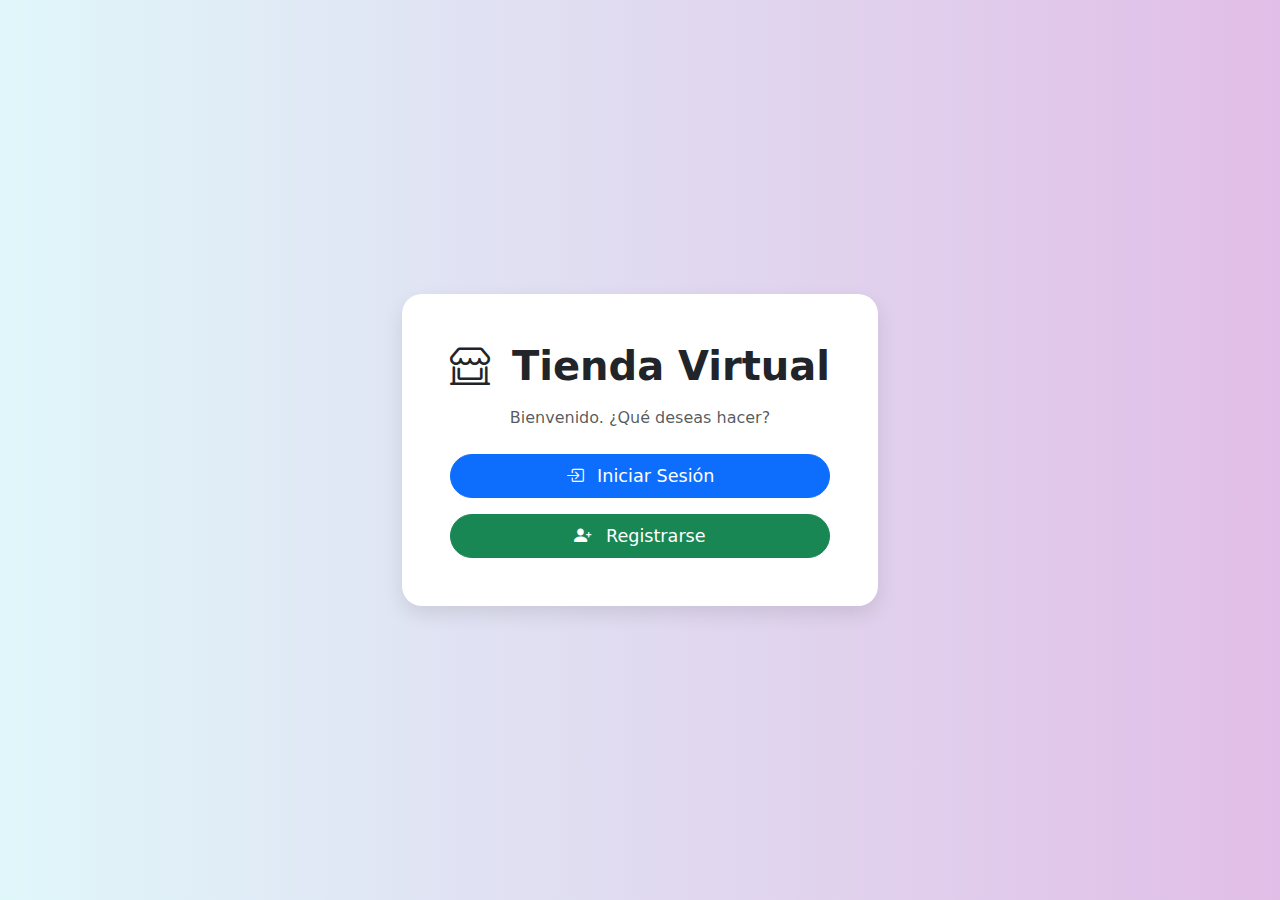
<file: index.html>
<!DOCTYPE html>
<html lang="es">
<head>
  <meta charset="UTF-8">
  <title>Tienda Virtual - Inicio</title>
  <meta name="viewport" content="width=device-width, initial-scale=1">

  <!-- Bootstrap CSS -->
  <link href="https://cdn.jsdelivr.net/npm/bootstrap@5.3.0/dist/css/bootstrap.min.css" rel="stylesheet">

  <!-- Iconos de Bootstrap -->
  <link href="https://cdn.jsdelivr.net/npm/bootstrap-icons@1.10.5/font/bootstrap-icons.css" rel="stylesheet">

  <style>
    /* Fondo con gradiente pastel */
    body {
      background: linear-gradient(to right, #e0f7fa, #e1bee7);
    }

    /* Tarjeta central estilizada */
    .card {
      border: none;
      border-radius: 20px;
      box-shadow: 0 8px 20px rgba(0, 0, 0, 0.1);
    }

    /* Botones redondeados y grandes */
    .btn {
      border-radius: 50px;
      font-size: 1.1rem;
    }

    /* Título más llamativo */
    h1 {
      font-weight: bold;
    }
  </style>
</head>

<body class="d-flex justify-content-center align-items-center vh-100">
  <!-- Contenedor principal centrado -->
  <div class="card text-center p-5">
    <h1 class="mb-3">
      <i class="bi bi-shop-window me-2"></i> <!-- Icono de tienda -->
      Tienda Virtual
    </h1>
    
    <p class="mb-4 text-muted">Bienvenido. ¿Qué deseas hacer?</p>

    <!-- Botones de acceso -->
    <div class="d-grid gap-3">
      <a href="login.html" class="btn btn-primary btn-lg">
        <i class="bi bi-box-arrow-in-right me-2"></i> Iniciar Sesión
      </a>
      <a href="register.html" class="btn btn-success btn-lg">
        <i class="bi bi-person-plus-fill me-2"></i> Registrarse
      </a>
    </div>
  </div>
</body>
</html>
</file>
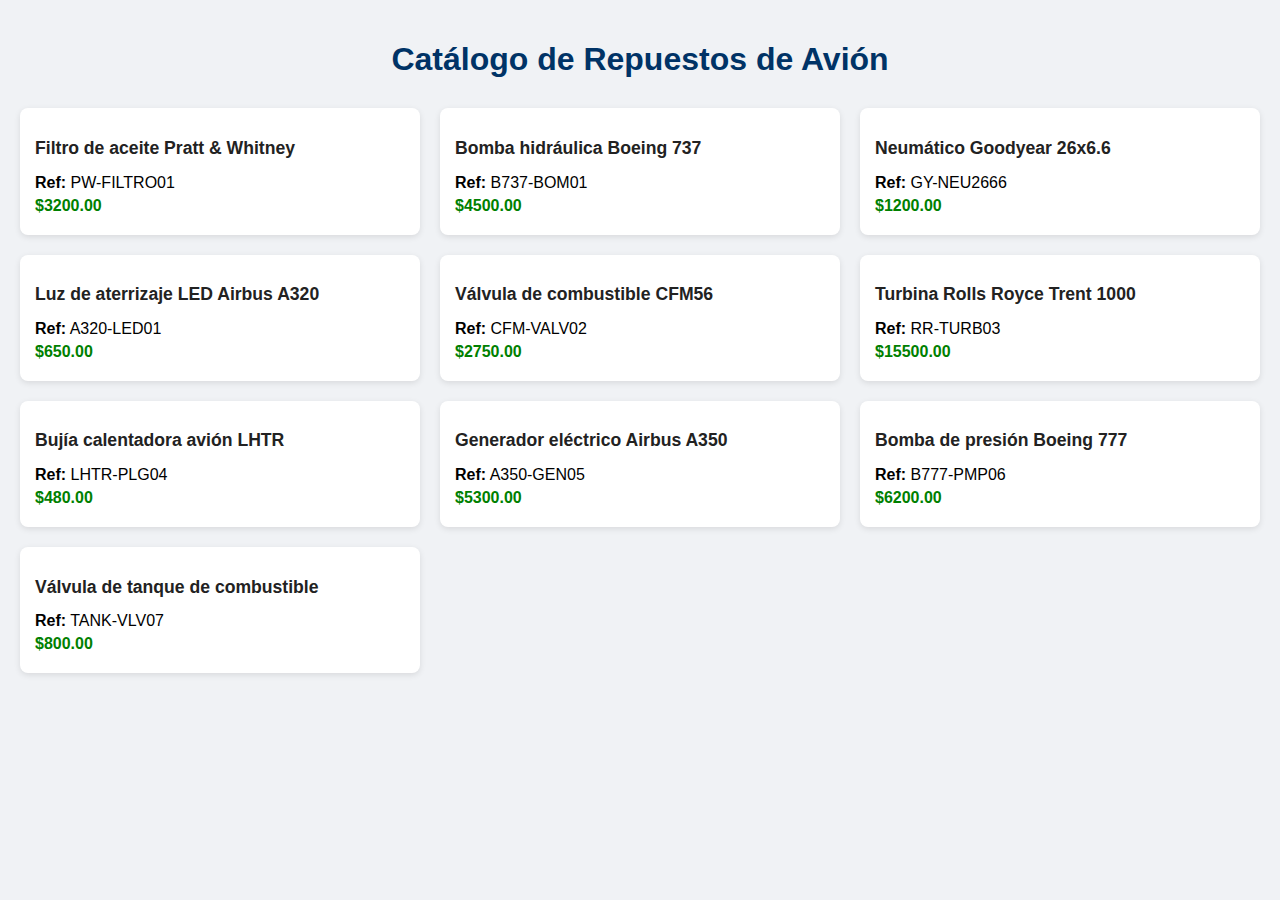
<file: catalogo.html>
<!DOCTYPE html>
<html lang="es">
<head>
  <meta charset="UTF-8">
  <title>Catálogo de Repuestos de Avión</title>
  <style>
    /* Estilos generales de la página */
    body {
      font-family: Arial, sans-serif;
      background-color: #f0f2f5;
      margin: 0;
      padding: 20px;
    }

    /* Título principal */
    h1 {
      text-align: center;
      color: #003366;
    }

    /* Contenedor del catálogo con grid responsivo */
    .catalogo {
      display: grid;
      grid-template-columns: repeat(auto-fill, minmax(300px, 1fr));
      gap: 20px;
      margin-top: 30px;
    }

    /* Tarjeta de producto */
    .producto {
      background-color: white;
      padding: 15px;
      border-radius: 8px;
      box-shadow: 0 2px 6px rgba(0,0,0,0.1);
      transition: transform 0.2s;
    }

    /* Efecto al pasar el ratón sobre un producto */
    .producto:hover {
      transform: scale(1.03);
    }

    /* Nombre del producto */
    .producto h2 {
      font-size: 1.1rem;
      color: #222;
    }

    /* Espaciado entre líneas del producto */
    .producto p {
      margin: 5px 0;
    }

    /* Estilo del precio */
    .precio {
      color: #008000;
      font-weight: bold;
    }
  </style>
</head>
<body>
  <!-- Encabezado principal -->
  <h1>Catálogo de Repuestos de Avión</h1>

  <!-- Contenedor de productos -->
  <div class="catalogo">

    <!-- Cada bloque representa un producto -->
    <div class="producto">
      <h2>Filtro de aceite Pratt & Whitney</h2>
      <p><strong>Ref:</strong> PW-FILTRO01</p>
      <p class="precio">$3200.00</p>
    </div>

    <div class="producto">
      <h2>Bomba hidráulica Boeing 737</h2>
      <p><strong>Ref:</strong> B737-BOM01</p>
      <p class="precio">$4500.00</p>
    </div>

    <div class="producto">
      <h2>Neumático Goodyear 26x6.6</h2>
      <p><strong>Ref:</strong> GY-NEU2666</p>
      <p class="precio">$1200.00</p>
    </div>

    <div class="producto">
      <h2>Luz de aterrizaje LED Airbus A320</h2>
      <p><strong>Ref:</strong> A320-LED01</p>
      <p class="precio">$650.00</p>
    </div>

    <div class="producto">
      <h2>Válvula de combustible CFM56</h2>
      <p><strong>Ref:</strong> CFM-VALV02</p>
      <p class="precio">$2750.00</p>
    </div>

    <div class="producto">
      <h2>Turbina Rolls Royce Trent 1000</h2>
      <p><strong>Ref:</strong> RR-TURB03</p>
      <p class="precio">$15500.00</p>
    </div>

    <div class="producto">
      <h2>Bujía calentadora avión LHTR</h2>
      <p><strong>Ref:</strong> LHTR-PLG04</p>
      <p class="precio">$480.00</p>
    </div>

    <div class="producto">
      <h2>Generador eléctrico Airbus A350</h2>
      <p><strong>Ref:</strong> A350-GEN05</p>
      <p class="precio">$5300.00</p>
    </div>

    <div class="producto">
      <h2>Bomba de presión Boeing 777</h2>
      <p><strong>Ref:</strong> B777-PMP06</p>
      <p class="precio">$6200.00</p>
    </div>

    <div class="producto">
      <h2>Válvula de tanque de combustible</h2>
      <p><strong>Ref:</strong> TANK-VLV07</p>
      <p class="precio">$800.00</p>
    </div>

  </div>
</body>
</html>
</file>
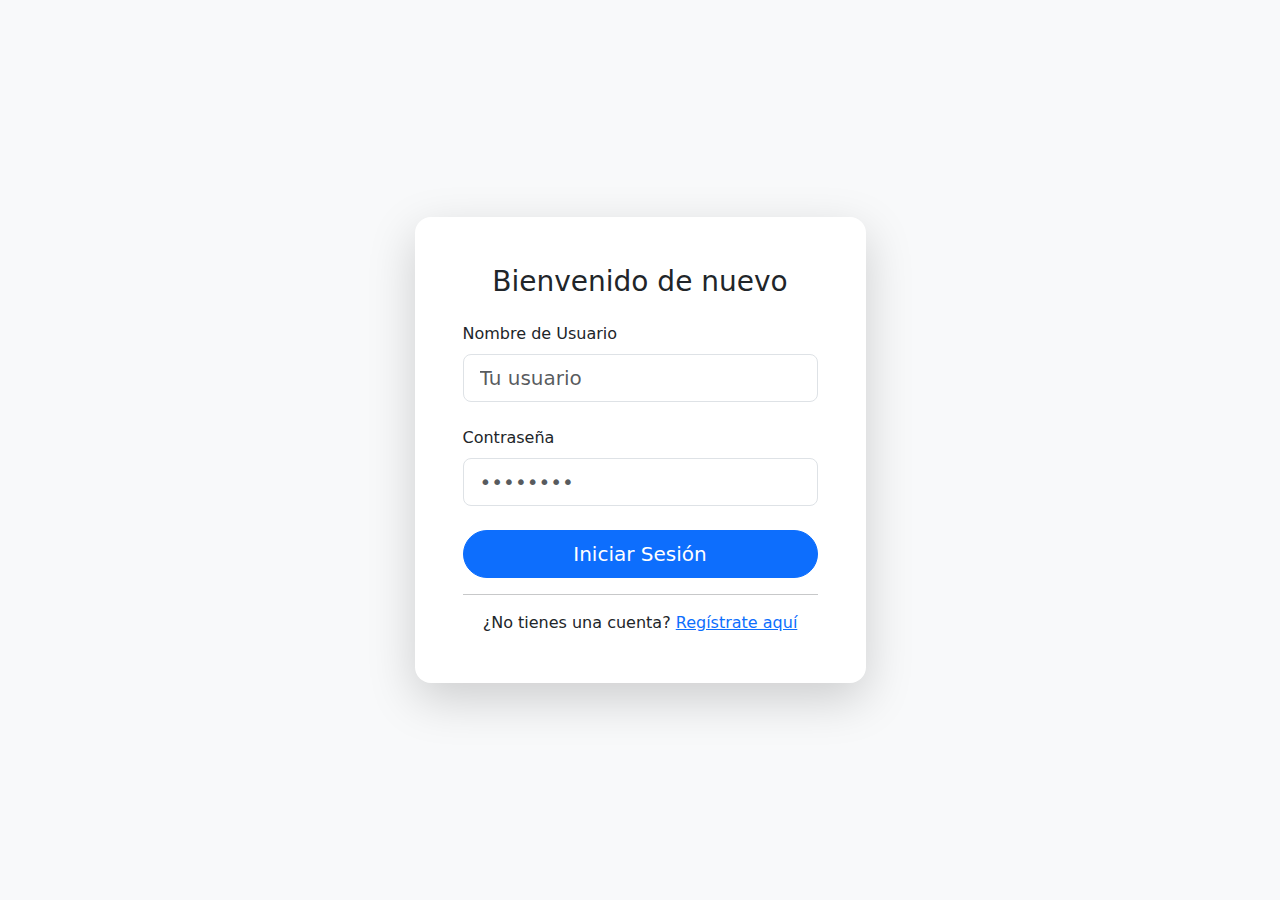
<file: login.html>
<!DOCTYPE html>
<html lang="es">
<head>
  <meta charset="UTF-8">
  <meta name="viewport" content="width=device-width, initial-scale=1.0">
  <title>Iniciar Sesión - Tienda Virtual</title>

  <!-- Bootstrap CSS (versión 5.3) -->
  <link href="https://cdn.jsdelivr.net/npm/bootstrap@5.3.0/dist/css/bootstrap.min.css" rel="stylesheet">
</head>
<body class="bg-light d-flex align-items-center vh-100">

  <div class="container">
    <div class="row justify-content-center">
      <div class="col-lg-5">
        <!-- Tarjeta de login estilizada -->
        <div class="card shadow-lg border-0 rounded-4">
          <div class="card-body p-5">
            <h3 class="card-title text-center mb-4">Bienvenido de nuevo</h3>

            <!-- Formulario de login -->
            <form action="validar_login.php" method="POST" novalidate>

              <!-- Campo: Usuario -->
              <div class="mb-4">
                <label for="usuario" class="form-label">Nombre de Usuario</label>
                <input type="text" name="usuario" id="usuario" class="form-control form-control-lg" placeholder="Tu usuario" required>
              </div>

              <!-- Campo: Contraseña -->
              <div class="mb-4">
                <label for="password" class="form-label">Contraseña</label>
                <input type="password" name="password" id="password" class="form-control form-control-lg" placeholder="••••••••" required>
              </div>

              <!-- Botón: Enviar -->
              <div class="d-grid mb-3">
                <button type="submit" class="btn btn-primary btn-lg rounded-pill">Iniciar Sesión</button>
              </div>
            </form>

            <hr>

            <!-- Enlace a registro -->
            <p class="text-center mb-0">
              ¿No tienes una cuenta? <a href="registro.html">Regístrate aquí</a>
            </p>
          </div>
        </div>
      </div>
    </div>
  </div>

  <!-- Bootstrap JS -->
  <script src="https://cdn.jsdelivr.net/npm/bootstrap@5.3.0/dist/js/bootstrap.bundle.min.js"></script>
</body>
</html>
</file>
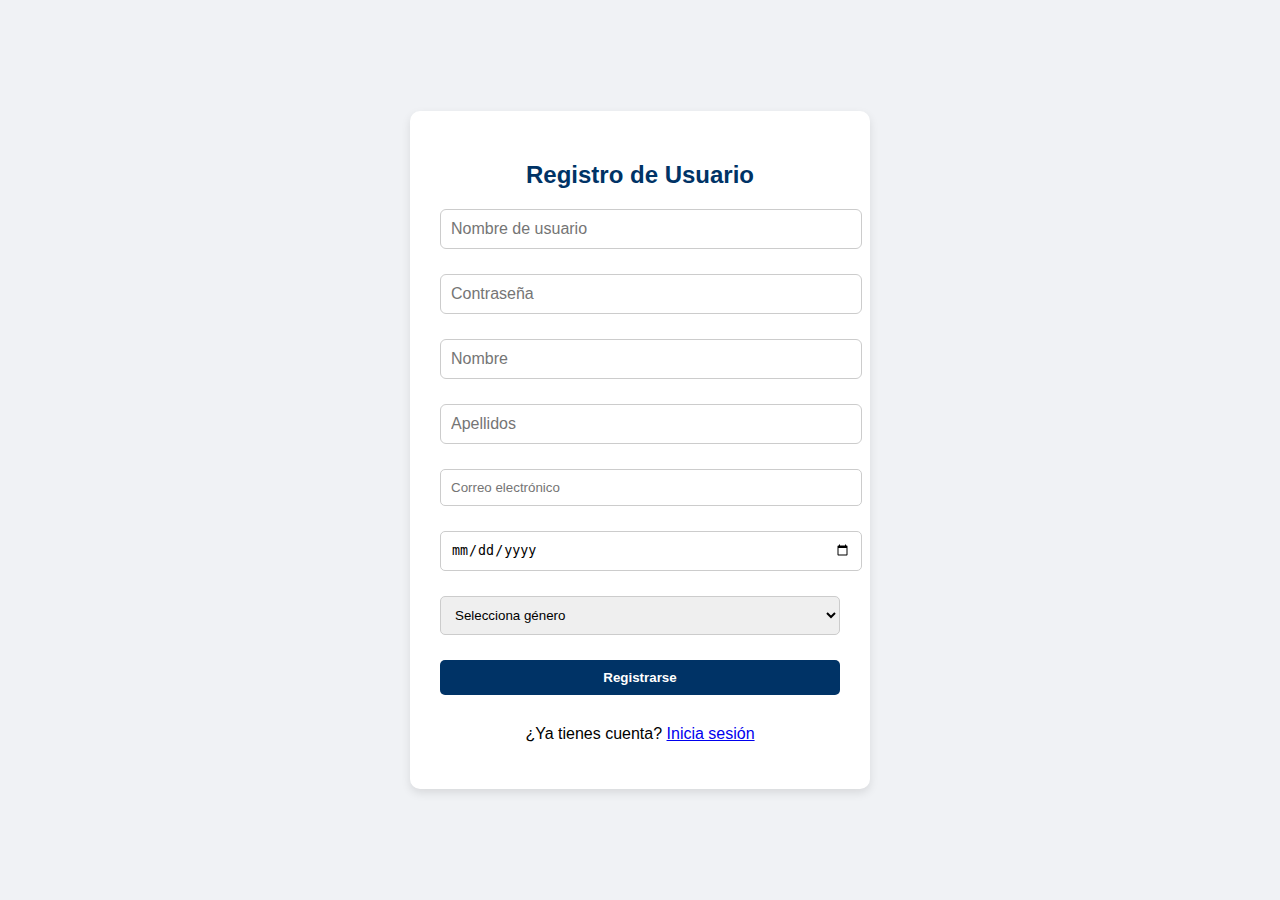
<file: registro.html>
<!DOCTYPE html>
<html lang="es">
<head>
  <meta charset="UTF-8">
  <title>Registro de Usuario</title>

  <!-- Fuente y estilo básico -->
  <link rel="stylesheet" href="estilos.css"> <!-- Si usas uno externo -->
  <style>
    /* Estilo general del cuerpo */
    body {
      font-family: Arial, sans-serif;
      background-color: #f0f2f5;
      display: flex;
      justify-content: center;
      align-items: center;
      height: 100vh;
    }

    /* Contenedor del formulario de registro */
    .registro-container {
      background-color: #fff;
      padding: 30px;
      border-radius: 10px;
      box-shadow: 0 4px 10px rgba(0,0,0,0.1);
      width: 400px;
    }

    h2 {
      text-align: center;
      margin-bottom: 20px;
      color: #003366;
    }

    /* Estilos para inputs y select */
    input, select {
      width: 100%;
      padding: 10px;
      margin-bottom: 15px;
      border: 1px solid #ccc;
      border-radius: 5px;
    }

    /* Botón de enviar */
    button {
      width: 100%;
      padding: 10px;
      background-color: #003366;
      color: white;
      border: none;
      border-radius: 5px;
      font-weight: bold;
      cursor: pointer;
    }

    button:hover {
      background-color: #0055aa;
    }

    /* Enlace inferior */
    .login-link {
      text-align: center;
      margin-top: 10px;
    }
  </style>
</head>

<body>

  <div class="registro-container">
    <h2>Registro de Usuario</h2>

    <!-- Formulario que se conecta con registrarusuario.php -->
    <form action="registrarusuario.php" method="POST">

      <!-- Campos de entrada -->
      <input type="text" name="usuario" placeholder="Nombre de usuario" required>
      <input type="password" name="password" placeholder="Contraseña" minlength="6" required>
      <input type="text" name="nombre" placeholder="Nombre" required>
      <input type="text" name="apellidos" placeholder="Apellidos">
      <input type="email" name="correo" placeholder="Correo electrónico" required>
      <input type="date" name="fecha_nacimiento" required>

      <!-- Selección de género -->
      <select name="genero" required>
        <option value="">Selecciona género</option>
        <option value="Masculino">Masculino</option>
        <option value="Femenino">Femenino</option>
        <option value="Otro">Otro</option>
      </select>

      <!-- Botón para enviar el formulario -->
      <button type="submit">Registrarse</button>
    </form>

    <!-- Enlace para ir al login si ya tienes cuenta -->
    <div class="login-link">
      <p>¿Ya tienes cuenta? <a href="login.html">Inicia sesión</a></p>
    </div>
  </div>

</body>
</html>
</file>
<file: estilos.css>
body {
  font-family: 'Segoe UI', Tahoma, Geneva, Verdana, sans-serif; /* Fuente moderna y legible */
  background: #f0f2f5; /* Fondo gris claro */
  display: flex;
  justify-content: center;
  align-items: center;
  height: 100vh; /* Ocupa todo el alto de la pantalla */
  margin: 0; /* Elimina márgenes */
}

.container {
  background: white; /* Fondo blanco para el contenedor */
  padding: 40px; /* Espaciado interior */
  border-radius: 12px; /* Bordes redondeados */
  box-shadow: 0 8px 20px rgba(0,0,0,0.1); /* Sombra suave */
  width: 400px; /* Ancho fijo */
}

h2 {
  text-align: center;
  margin-bottom: 20px;
  color: #333; /* Gris oscuro para el título */
}

form {
  display: flex;
  flex-direction: column;
  gap: 10px; /* Espacio vertical entre los inputs */
  margin-bottom: 30px;
}

input[type="text"],
input[type="password"] {
  padding: 10px;
  border: 1px solid #ccc;
  border-radius: 6px;
  font-size: 16px;
}

input[type="submit"] {
  padding: 10px;
  border: none;
  border-radius: 6px;
  background-color: #007bff; /* Azul Bootstrap */
  color: white;
  font-size: 16px;
  cursor: pointer;
  transition: background-color 0.3s ease;
}

input[type="submit"]:hover {
  background-color: #0056b3; /* Azul más oscuro al pasar el cursor */
}

.divider {
  border-top: 1px solid #ccc;
  margin: 20px 0; /* Línea separadora */
}
</file>
